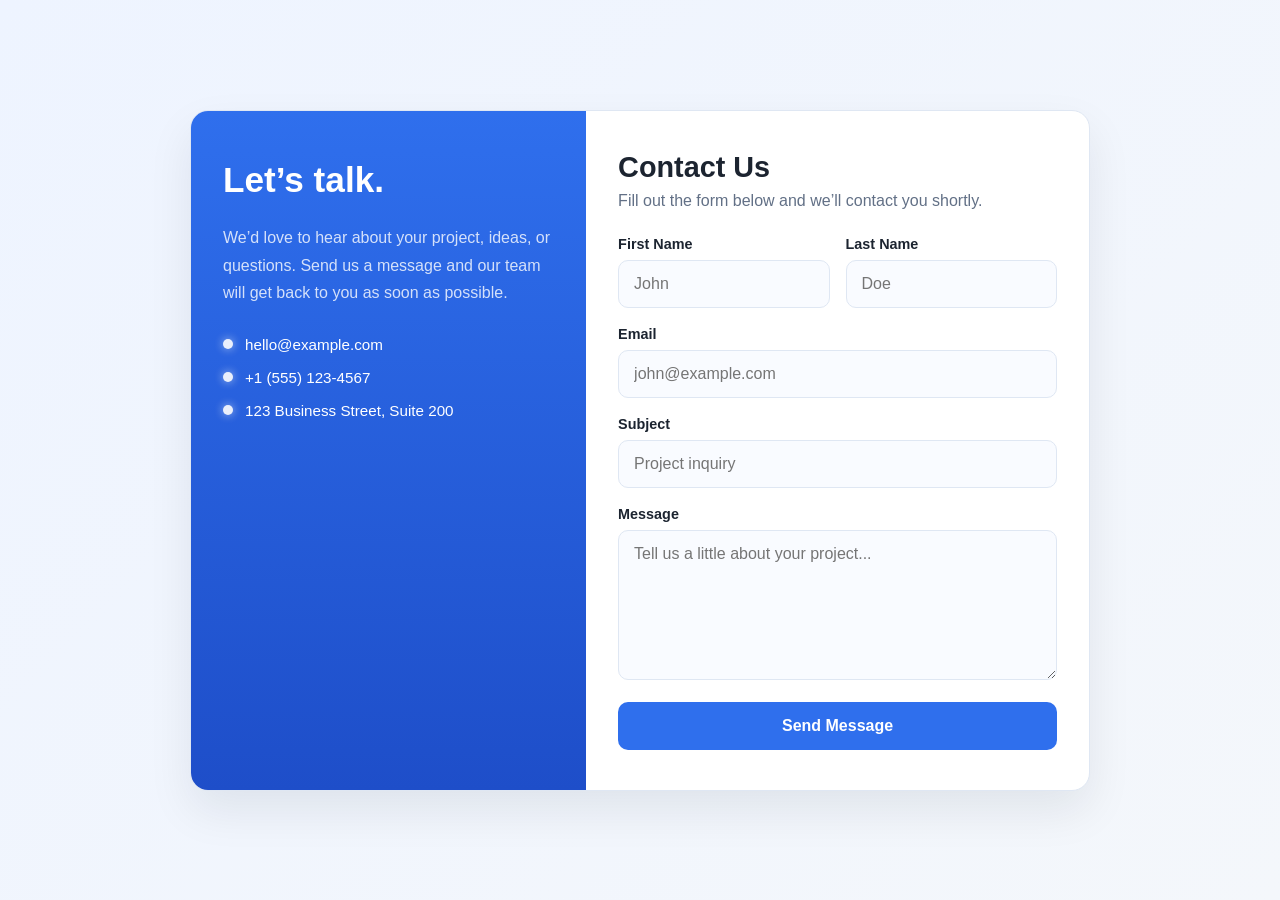
<file: Templates/contact.html>
<!DOCTYPE html>
<html lang="en">
<head>
  <meta charset="UTF-8" />
  <meta name="viewport" content="width=device-width, initial-scale=1.0" />
  <title>Contact Us</title>
  <style>
    :root {
      --bg: #f4f7fb;
      --card: #ffffff;
      --primary: #2f6fed;
      --primary-dark: #1e4ec9;
      --text: #1c2430;
      --muted: #627086;
      --border: #dfe7f3;
      --shadow: rgba(15, 23, 42, 0.08);
    }

    * { box-sizing: border-box; }

    body {
      margin: 0;
      font-family: Arial, Helvetica, sans-serif;
      background: linear-gradient(135deg, #eef4ff, var(--bg));
      color: var(--text);
      min-height: 100vh;
      display: flex;
      align-items: center;
      justify-content: center;
      padding: 24px;
    }

    .contact-card {
      width: min(100%, 900px);
      background: var(--card);
      border: 1px solid var(--border);
      border-radius: 18px;
      box-shadow: 0 20px 45px var(--shadow);
      overflow: hidden;
      display: grid;
      grid-template-columns: 1.1fr 1.4fr;
    }

    .info-panel {
      background: linear-gradient(180deg, var(--primary), var(--primary-dark));
      color: #fff;
      padding: 48px 32px;
    }

    .info-panel h1 {
      margin-top: 0;
      font-size: 2.2rem;
      line-height: 1.2;
    }

    .info-panel p {
      color: rgba(255,255,255,0.8);
      line-height: 1.7;
      margin-bottom: 30px;
    }

    .contact-list {
      list-style: none;
      padding: 0;
      margin: 0;
      display: grid;
      gap: 16px;
    }

    .contact-list li {
      display: flex;
      align-items: center;
      gap: 12px;
      font-size: 0.95rem;
    }

    .dot {
      width: 10px;
      height: 10px;
      border-radius: 50%;
      background: #fff;
      opacity: 0.9;
      box-shadow: 0 0 10px rgba(255,255,255,0.7);
    }

    .form-panel {
      padding: 40px 32px;
    }

    .form-panel h2 {
      margin-top: 0;
      margin-bottom: 8px;
      font-size: 1.8rem;
    }

    .form-panel .subtitle {
      color: var(--muted);
      margin-bottom: 26px;
    }

    form {
      display: grid;
      gap: 18px;
    }

    .row {
      display: grid;
      grid-template-columns: 1fr 1fr;
      gap: 16px;
    }

    label {
      display: block;
      font-size: 0.9rem;
      font-weight: 600;
      margin-bottom: 8px;
      color: var(--text);
    }

    input, textarea {
      width: 100%;
      border: 1px solid var(--border);
      background: #f9fbff;
      border-radius: 10px;
      padding: 14px 15px;
      font: inherit;
      color: var(--text);
      transition: border-color 0.2s ease, box-shadow 0.2s ease;
    }

    input:focus, textarea:focus {
      outline: none;
      border-color: var(--primary);
      box-shadow: 0 0 0 4px rgba(47, 111, 237, 0.12);
      background: #fff;
    }

    textarea {
      resize: vertical;
      min-height: 150px;
    }

    button {
      border: none;
      border-radius: 10px;
      background: var(--primary);
      color: #fff;
      padding: 15px 20px;
      font-size: 1rem;
      font-weight: 700;
      cursor: pointer;
      transition: background 0.2s ease, transform 0.2s ease;
    }

    button:hover {
      background: var(--primary-dark);
      transform: translateY(-1px);
    }

    @media (max-width: 720px) {
      .contact-card {
        grid-template-columns: 1fr;
      }

      .row {
        grid-template-columns: 1fr;
      }

      .info-panel, .form-panel {
        padding: 28px 22px;
      }
    }
  </style>
</head>
<body>
  <div class="contact-card">
    <div class="info-panel">
      <h1>Let’s talk.</h1>
      <p>
        We’d love to hear about your project, ideas, or questions. Send us a message and
        our team will get back to you as soon as possible.
      </p>

      <ul class="contact-list">
        <li><span class="dot"></span> hello@example.com</li>
        <li><span class="dot"></span> +1 (555) 123-4567</li>
        <li><span class="dot"></span> 123 Business Street, Suite 200</li>
      </ul>
    </div>

    <div class="form-panel">
      <h2>Contact Us</h2>
      <div class="subtitle">Fill out the form below and we’ll contact you shortly.</div>

      <form>
        <div class="row">
          <div>
            <label for="first-name">First Name</label>
            <input id="first-name" type="text" placeholder="John" />
          </div>
          <div>
            <label for="last-name">Last Name</label>
            <input id="last-name" type="text" placeholder="Doe" />
          </div>
        </div>

        <div>
          <label for="email">Email</label>
          <input id="email" type="email" placeholder="john@example.com" />
        </div>

        <div>
          <label for="subject">Subject</label>
          <input id="subject" type="text" placeholder="Project inquiry" />
        </div>

        <div>
          <label for="message">Message</label>
          <textarea id="message" placeholder="Tell us a little about your project..."></textarea>
        </div>

        <button type="submit">Send Message</button>
      </form>
    </div>
  </div>
</body>
</html>
</file>
